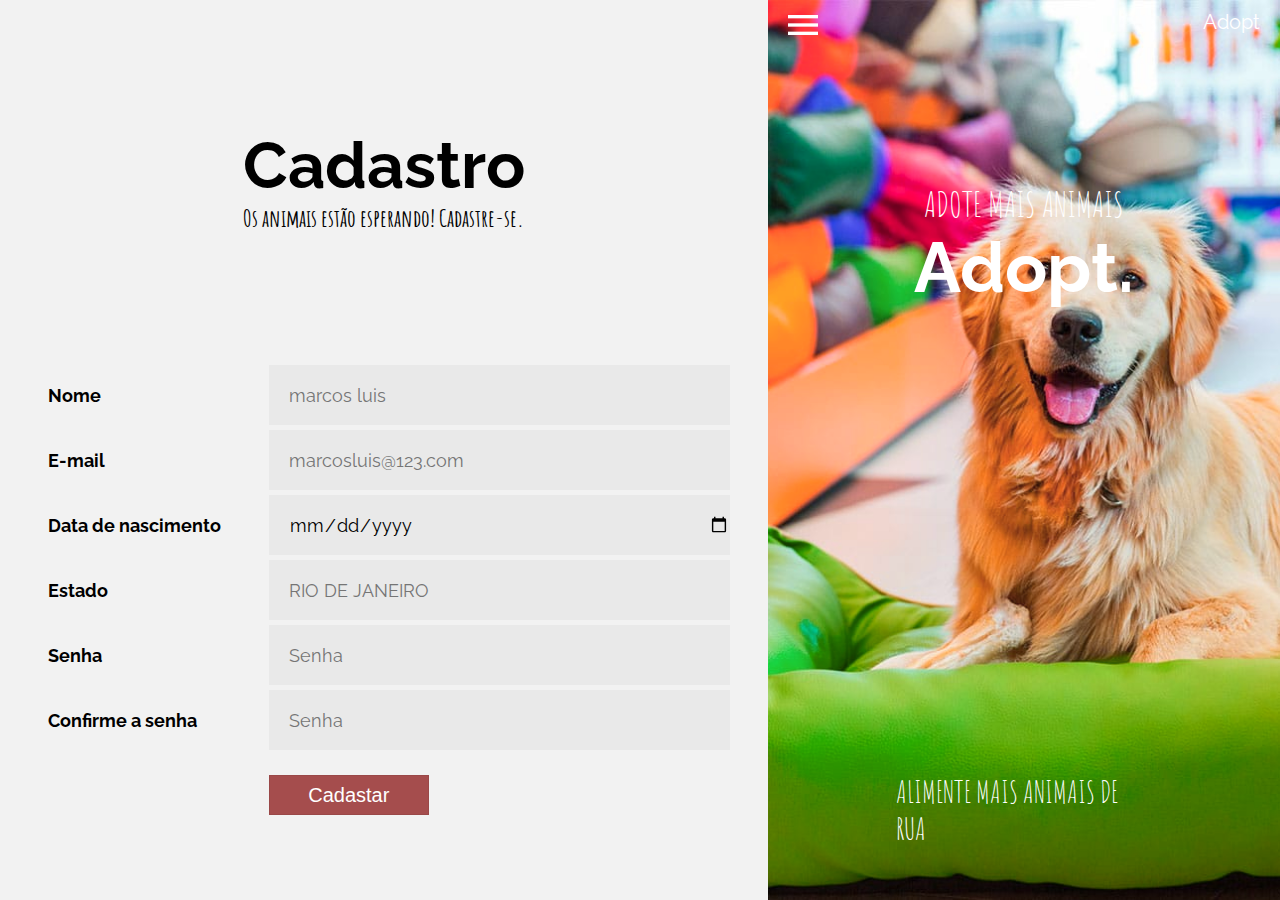
<file: Cadastro/index.html>
<!DOCTYPE html>
<html lang='pt-br'>
    <head>
        <meta charset='UTF-8' />
        <meta name="viewport" content="width=device-width, initial-scale=1.0">
        <title>Cadastre-se | Site</title>
        <link rel='stylesheet' href='./css/index.css'>
    </head>
    <body>
        <div class='container'>
            <section class='formulario'>
                <form>
                    <div class='titulo'>
                        <h1>Cadastro</h1>
                        <h2>Os animais estão esperando! Cadastre-se.</h2>
                    </div>
                    <section>
                        <div>
                            <label for='nome'><span>Nome</span></label>
                            <label for='email'><span>E-mail</span></label>
                            <label for='data'><span>Data de nascimento</span></label>
                            <label for='estado'><span>Estado</span></label>
                            <label for='senha'><span>Senha</span></label>
                            <label for='confSenha'><span>Confirme a senha</span></label>
                        </div>
                        <div>
                            <input type='text' placeholder='marcos luis' id='nome' class='input' required/>
                            <input type='email' placeholder='marcosluis@123.com' id='email' class='input' required/>
                            <input type='date' placeholder='Dez 10, 2001' id='data' class='input' required/>
                            <input type='text' placeholder='RIO DE JANEIRO' id='estado' class='input' required/>
                            <input type='password' placeholder='Senha' id='senha' class='input' required/>
                            <input type='password' placeholder='Senha' id='confSenha' class='input' required/>
                            <button type='submit'>Cadastar</button>
                        </div>
                    </section>
                </form>
            </section>
            <section class='flier'>
                <div class='flier-overlay'>
                    <header>
                        <a href='#'>
                            <img src='./image/list.svg' alt='botão de menu' />
                        </a>
                        <span>Adopt</span>
                    </header>
                    <main>
                        <section>
                            <span>ADOTE MAIS ANIMAIS</span>
                            <h1>Adopt.</h1>
                        </section>
                        <span>ALIMENTE MAIS ANIMAIS DE RUA</span>
                    </main>
                </div>
                <img src='./image/pet-shop.jpg' alt=''/>
            </section>
        </div>
    </body>
</html>
</file>
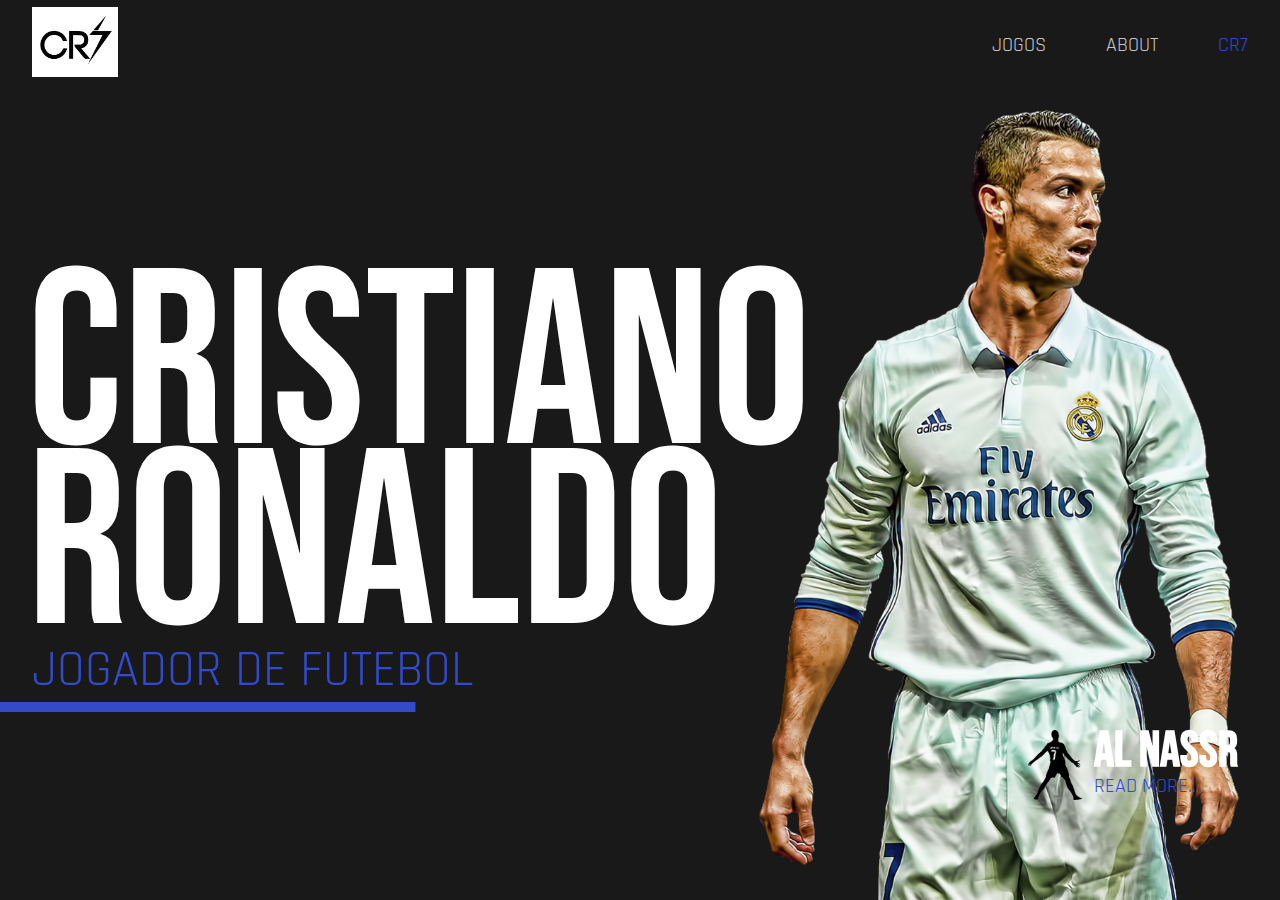
<file: Hideo/index.html>
<!DOCTYPE html>
<html lang="pt-br">
<head>
    <meta charset="UTF-8">
    <meta name="viewport" content="width=device-width, initial-scale=1.0">
    <link rel='shortcut icon' href='./image/logo.jpg' />
    <link rel='stylesheet' href='./css/index.css' />
    <title>CRISTIANO RONALDO | CR7</title>
</head>
<body>
    <section>
        <header class='menu'>
            <nav>
                <a href="#" id='logo'>
                    <img src="./image/logo.jpg" alt="" />
                </a>
                <div>
                    <a href="#" target="_blank">
                        JOGOS
                    </a>
                    <a href="#" target="_blank">
                        ABOUT
                    </a>
                    <a href="https://www.cristianoronaldo.com/#cr7" target="_blank">
                        CR7
                    </a>
                </div>
            </nav>
        </header>
        <main class='corpo'>
            <div class="perfil">
                <div class='text'>
                    <span>
                        CRISTIANO RONALDO
                    </span>
                    <span>
                       JOGADOR DE FUTEBOL
                    </span>
                </div>
                <div class='preview'>
                    <article>
                        <img src="./image/cr7-log.png" alt="">
                        <main>
                            <h1>Al Nassr</h1>
                            <a href="#">
                                <span>READ MORE...</span>
                            </a>
                        </main>
                    </article>
                </div>
            </div>
        </main>
    </section>
</body>
</html>
</file>
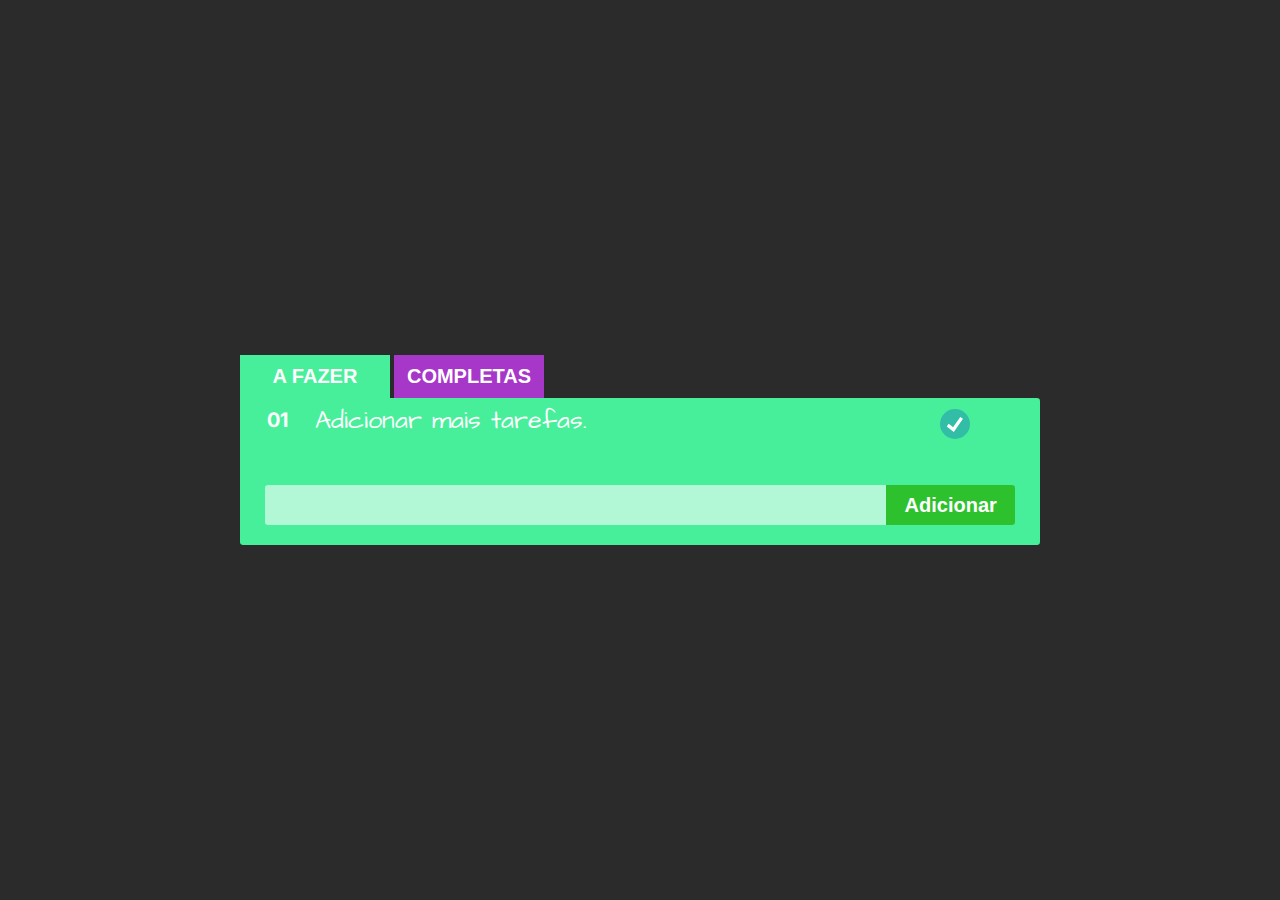
<file: Lista/index.html>
<!DOCTYPE html>
<html lang='pt-br'>
    <head>
        <meta charset='utf-8' />
        <meta name="viewport" content="width=device-width, initial-scale=1.0">
        <title>Lista</title>
        <script src='./javascript/index.js' defer ></script>
        <link rel='stylesheet' href='./css/index.css' />
    </head>
    <body>
        <main class="container">
            <nav>
                <button class="tab-button" onclick="LoadList(JSON.parse(localStorage.getItem('lists')).tasks);" id='tasks'>A FAZER</button>
                <button class="tab-button" onclick="LoadList(JSON.parse(localStorage.getItem('lists')).complete, false);" id='complete'>COMPLETAS</button>
            </nav>
            <ul class="list-container">
                <li class="list-item">
                    <h2>1</h2>
                    <span>Titulo 1</span>
                    <button class="list-item-complete">X</button>
                </li>
            </ul>
            <form onsubmit="AddTask()" action="" id='addTask'>
                <div class="list-item">
                    <input type="text" name="" id="item" required>
                    <button type="submit">Adicionar</button>
                </div>
            </form>
        </main>
    </body>
</html>
</file>
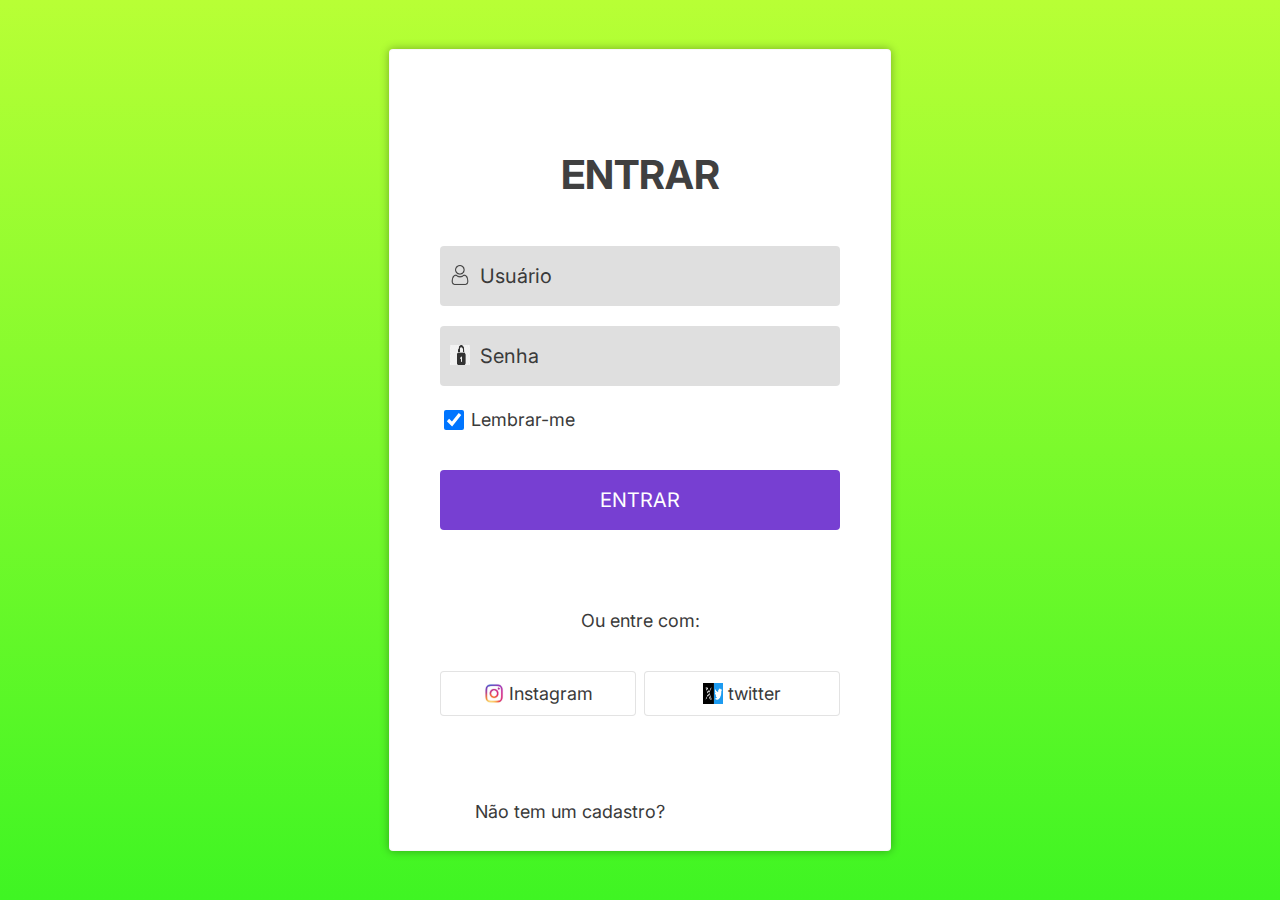
<file: Login/index.html>
<!DOCTYPE html>
<html lang='pt-br'>
    <head>
        <meta name="viewport" content="width=device-width, initial-scale=1.0">
        <meta charset='UTF-8' />
        <title>Formulario | Site</title>
        <link rel='stylesheet' href='./index.css'/>
    </head>
    <body>
        <main class='login'>
            <section>
                <form onsubmit="alert('Logado com sucesso!')" method="GET">
                    <h1>ENTRAR</h1>
                    <img src='./image/user.png' id='user-img' alt='Usuario'/>
                    <input type='text' id='user' placeholder='Usuário' required/>
                    <img src='./image/cadeado.png' id='password-img' alt='Cadeado'/>
                    <input type='password' id='password' placeholder='Senha' required/>
                    <input type="checkbox" checked id='remember' />
                    <span>Lembrar-me</span>
                    <input type='submit' value='ENTRAR' />
                    <span>Ou entre com:</span>
                    <div>
                        <button id='google'><div><img src= ./image/ista.jpg alt='Logo Instagram' /><span>Instagram</span></div></button>
                        <button id='google'><div><img src='./image/twitter.png' alt='Logo twitter' /><span>twitter</span></div></button>
                    </div>
                    <span>Não tem um cadastro? <a href='#'>Cadastre&nbsp;-&nbsp;se&nbsp;já</a></span>
                </form>
            </section>
        </main>
    </body>
</html>
</file>
<file: Cadastro/css/index.css>
@import url('https://fonts.googleapis.com/css2?family=Raleway:wght@300&display=swap');
@import url('https://fonts.googleapis.com/css2?family=Amatic+SC&display=swap');
body{
    margin: 0;
    padding: 0;
    height: 100vh;
    background: rgb(0, 0, 0);
}
.container{
    display: flex;
}

/* #redion FORMULARIO */
.container .formulario{
    margin: 0;
    height: 100vh;
    width: 60vw;
    background: rgb(242, 242, 242);
}
.formulario .titulo{
    margin: auto;
    text-align: center;
    display: flex;
    flex-direction: column;
    flex-wrap: wrap;
    justify-content: center;
    align-items: center;
    height: 40vh;
}
.formulario .titulo h1{
    font-family: 'Raleway';
    font-size: 65px;
    margin: 0;
    display: block;
}
.formulario .titulo h2{
    display: block;
    font-family: 'Amatic SC';
    margin: 0;
}
.formulario form section{
    margin: 0;
    padding: 0;
    display: flex;
    flex-direction: row;
    flex-wrap: wrap;
    justify-content: center;
    align-items: flex-start;
    padding-bottom: 50px;
}

.formulario div:first-of-type{
    width: 30%;
}
.formulario div:last-of-type{
    width: 60%;
}
.formulario div label{
    font-family: 'Raleway';
    font-size: 18px;
    font-weight: bold;
    display: flex;
    margin: 5px 0;
    margin-left: 10px;
    align-items: center;
    height: 60px;
}
.formulario div label span{
    display: block;
}
.formulario div .input{
    font-family: 'Raleway';
    font-size: 18px;
    background: rgba(0, 0, 0, 0.035);
    height: 60px;
    display: block;
    margin: 5px 10px 5px 0;
    padding: 0;
    border: 0;
    width: 100%;
}
.formulario div input[type=text], input[type=password], input[type=email]{
    text-indent: 20px;
}
.formulario div input[type=date]{
    text-indent: 10px;
}
.formulario div button{
    outline: none;
    border: solid 1px rgba(0, 0, 0, 0.063);
    background: #a54d4d;
    color: white;
    height: 40px;
    width: 160px;
    font-size: 20px;
    margin-top: 20px;
}
.formulario div button:hover{
    cursor: pointer;
    background: #695dc7;
}
/* #endredion FORMULARIO */
/* #region FLIER */
.container .flier{
    position: relative;
    height: 100vh;
    width: 40vw;
    background: rgb(255, 255, 255);
}
.flier img{
    position: absolute;
    width: 100%;
    height: 100%;
    filter: hue-rotate(-20deg);
    object-fit: cover;
    top:0;
    z-index: 1;
}
.flier-overlay{
    z-index: 2;
    height: 100vh;
    position: relative;
    color: white;
}
.flier-overlay header{
    font-family: 'Raleway';
    display: flex;
    justify-content: space-between;
    margin: 0px 20px;
    padding-top: 10px;
}
.flier-overlay header a img{
    position: relative;
    width: 30px;
    height: auto;
    object-fit: contain;
}
.flier-overlay header span{
    font-size: 20px;
}
.flier-overlay main span{
    font-family: 'Amatic SC';
}
.flier-overlay main section{
    position: absolute;
    top: 30%;
    left: 50%;
    transform: translate(-50%, -70%);
    text-align: center;
}
.flier-overlay main section span{
    font-size: 35px
}
.flier-overlay main section h1{
    font-family: 'Raleway';
    font-size: 70px;
    margin: 0;
}
.flier-overlay main span:last-child{
    position: absolute;
    top: 90%;
    left: 50%;
    transform: translate(-50%, -50%);
    font-size: 30px;
}
/* #endregion FLIER */

/* Responsividade */
@media only screen and (max-width: 900px){
    body{
        height: auto;
    }
    .container{
        height: 100%;
        flex-direction: column-reverse;
        
    }
    .container .formulario{
        width: 100%;
        height: 100%;
    }
    .formulario .titulo:last-of-type{
        height: 15vh;
        width: 300px;
    }
    .container .flier{
        width: 100%;
        height: 30vh;
    }
    .flier-overlay{
        height: 40%;
    }
    .flier-overlay header{
        margin: 0px 10px;
    }
    .flier-overlay header span{
        display: none;
    }
    .flier-overlay main section{
        top: 90%;
        left: 50%;
        transform: translate(-50%, -20%);
        text-align: center;
    }
    .flier-overlay main span:last-child{
        display: none;
    }
    .flier-overlay main section span{
        display: none;
    }
}
@media only screen and (max-width: 400px){
    .container .flier{
        width: 100%;
        height: 30vh;
    }
    .flier-overlay main section h1{
        font-family: 'Raleway';
        font-size: 60px;
        margin: 0;
    }
    .formulario .titulo h1{
        font-size: 30px;
    }
    .formulario div label, .formulario div .input{
        font-size: 15px;
    }
}
</file>
<file: Hideo/css/index.css>
@import url('https://fonts.googleapis.com/css2?family=Rajdhani&display=swap');
@import url('https://fonts.googleapis.com/css2?family=Bebas+Neue&display=swap');
:root{
    --main-color: #191919;
    --text-color: #c5c7c7;
    --text-color-2: white;
    --highlight-color: #324bcb;
    --text-size-title: 250px;
    --text-size-subtitle: 50px;
    --text-size-links: 20px;
}
body{
    margin: 0px;
    padding: 0px;
    height: 100vh;
}
section{
    height: 100vh;
    background: var(--main-color);
    display: flex;
    flex-direction: column;
    align-items: center;
}

.menu{
    width: 95%;
    height: 10%;
}
.menu nav{
    height: 100%;
    display: flex;
    justify-content: space-between;
    align-items: center;
}
.menu nav a{
    font-size: var(--text-size-links);
    font-family: 'Rajdhani';
    color: var(--text-color);
    text-decoration: none;
    margin-left: 55px;
}
.menu nav a:hover{
    color: var(--text-color-2);
}
.menu nav a:last-of-type{
    color: var(--highlight-color);
}
.menu nav a:last-of-type:hover{
    color: var(--text-color-2);
}
#logo{
    margin: 0;
}
#logo img{
    height: 70px;
    filter: invert();
}
.corpo{
    height: 90%;
    position: relative;
    width: 95%;
    display: flex;
    flex-direction: row;
    justify-content: space-between;
    margin: 0;
    padding: 0;
}
.perfil{
    width: 100%;
    color: var(--text-color-2);
    display: flex;
    flex-direction: row;
    justify-content: center;
    background-image: url('../image/1a0ecd929f63806f0f0eb06900cbf17a.png');
    background-size: contain;
    background-repeat: no-repeat;
    background-position: right bottom;
}
.text{
    align-self: center;
    display: flex;
    flex-direction: column;
    width: 70%;
}
.text span:nth-of-type(1){
    font-family: 'Bebas Neue';
    font-size: var(--text-size-title);
    line-height: 180px;
    margin: 0;
    padding: 0;
    transform: translateX(-5px);
}
.text span:nth-of-type(2){
    font-family: 'Rajdhani';
    font-size: var(--text-size-subtitle);
    color: var(--highlight-color)
}
.text span:nth-of-type(2)::after{
    display: block;
    content: "";
    transform: translateX(-10%);
    width: 50%;
    height: 10px;
    background-color: var(--highlight-color);
}
.preview{
    height: auto;
    width: 30%;
    height: 100%;
    display: flex;
    justify-content: flex-end;
    align-items: flex-end;
}
.preview article{
    height: 70px;
    margin-bottom: 100px;
    display: flex;
    align-items: flex-start;
    color: var(--text-color-2);
}
.preview article main{
    font-family: 'Bebas Neue';
    padding: 0 10px;
    display: flex;
    flex-direction: column;
    justify-content: flex-start;
    align-items: flex-start;
}
.preview article img{
    height: 70px;
    border-radius: .35rem;
}
.preview article main h1{
    vertical-align: bottom;
    line-height: 85%;
    height: 70%;
    font-size: var(--text-size-subtitle);
    margin: 0;
}
.preview article main a{
    color: var(--highlight-color);
    text-decoration: none;
}
.preview article main a:hover{
    color: var(--text-color-2);
}
.preview article main a span{
    width: auto;
    display: block;
    font-family: 'Rajdhani';
    font-size: var(--text-size-links);
    margin: 0;
    padding: 0;
}
@media only screen and (max-width: 600px) {
    :root{
        --main-color: #191919;
        --text-color: #c5c7c7;
        --text-color-2: white;
        --highlight-color: white;
        --text-size-title: 100px;
        --text-size-subtitle: 30px;
        --text-size-links: 15px;
    }
    #logo{
        height: 100%;
        display: flex;
        align-items: center;
    }
    #logo img{
        height: 90%;
    }
    .menu nav div{
        width: 100%;
        display: flex;
        flex-direction: row;
        justify-content: space-evenly;
    }
    .menu nav a{
        font-size: var(--text-size-links);
        font-family: 'Rajdhani';
        color: var(--text-color);
        text-decoration: none;
        margin-left: 25px;
    }
    .menu nav a:nth-of-type(3){
        display: none;
    }
    .corpo{
        justify-content: flex-start;
        align-items: flex-start;
    }
    .perfil{
        height: 100%;
        justify-content: flex-start;
        align-items: flex-start;
    }
    .text{
        align-self: center;
        display: flex;
        flex-direction: column;
        width: 95%;
        height: 95%;
    }
    .text span:nth-of-type(1){
        font-family: 'Bebas Neue';
        font-size: var(--text-size-title);
        line-height: 80px;
    }
    .text span:nth-of-type(2)::after{
        display: block;
        content: "";
        transform: translateX(-36%);
        width: 70%;
        height: 10px;
        background-color: var(--highlight-color);
    }
    .preview{
        display: none;
    }
}
</file>
<file: Lista/css/index.css>
@import url('https://fonts.googleapis.com/css2?family=Architects+Daughter&family=Inter&display=swap');
:root{
    --text-color-1: white;
    --bg-color: #2b2b2b;
    --main-container-color: #b5179e;
    --color1: #f72585;
    --color2: #a737c9;
    --color3: #4cc9f0;
    --color4: #48ef9b;
    --radius: .20rem;
}
body{
    font-family: 'Inter';
    padding: 0;
    margin: 0;
    background: var(--bg-color);
    color: white;
    min-height: 100vh;
    display: flex;
    flex-direction: column;
    justify-content: center;
    align-items: center;
}
.tab-button{
    outline: none;
    border: none;
    padding: 10px;
    width: 150px;
    color: var(--text-color-1);
    background: var(--color2);
    font-size: 20px;
    font-weight: bold
}
.tab-button:disabled{
    background: var(--color4);
}
.container{
    margin: 0 20px;
    width: 800px;
}
.list-container{
    margin: 0;
    padding: 0px;
    background: var(--color4);
    border-top-right-radius: var(--radius);
}
.list-container .list-item:nth-child(even){
    background: rgba(0, 0, 0, 0.152);
}
.list-item{
    display: flex;
    justify-content: space-between;
    align-content: center;
    padding: 10px 0px;
    margin: 0;
}
.list-item h2{
    text-align: center;
    font-size: 20px;
    margin: 0 10px;
    width: 10%;
}
.list-item span{
    font-size: 25px;
    line-height: 25px;
    width: 100%;
    font-family: 'Architects Daughter';
}
#addTask{
    margin: 0;
    padding: 20px 5px 10px;
    background: var(--color4);
    border-bottom-left-radius: var(--radius);
    border-bottom-right-radius: var(--radius);
}
#addTask button{
    width: 20%;
    border: none;
    height: 40px;
    font-weight: bold;
    font-size: 20px;
    border-top-right-radius: var(--radius);
    border-bottom-right-radius: var(--radius);
    color: white;
    padding: 0 10px;
    margin-right: 20px;
    background: rgb(45, 194, 45);
}
#addTask button:hover{
    background: rgb(71, 221, 71);
}
.list-item input{
    width: 100%;
    border: none;
    padding: 0;
    margin: 0;
    margin-left: 20px;
    background: rgba(255, 255, 255, 0.59);
    border-top-left-radius: var(--radius);
    border-bottom-left-radius: var(--radius);
    outline: none;
    text-indent: 10px;
    color: white;
    font-size: 20px;
    font-family: 'Architects Daughter';
}

.list-item-complete{
    position: relative;
    text-align: center;
    border: none;
    background-color: transparent;
    color: white;
    font-size: 20px;
    font-weight: bold;
    margin: 0 8%;
    outline: none;
}
.list-item-complete img{
    position: relative;
    height: 30px;
    width: 30px;
}
.list-item-complete img:hover{
   filter: saturate(150%);
}
.list-item-delete{
    position: relative;
    text-align: center;
    border: none;
    background-color: transparent;
    color: white;
    font-size: 20px;
    font-weight: bold;
    margin: 0 1%;
    outline: none;
}
.list-item-delete img{
    position: relative;
    height: 30px;
    width: 30px;
}
.list-item-delete img:hover{
   filter: saturate(150%);
}
.list-item-readd{
    position: relative;
    text-align: center;
    border: none;
    background-color: transparent;
    color: white;
    font-size: 20px;
    font-weight: bold;
    margin: 0 4%;
    margin-left: 0%;
    outline: none;
}
.list-item-readd img{
    position: relative;
    height: 30px;
    width: 30px;
}
.list-item-readd img:hover{
   filter: saturate(150%);
}
</file>
<file: Login/index.css>
@import url('https://fonts.googleapis.com/css2?family=Inter&display=swap');            
:root{
    --main-bg-color: rgb(255, 255, 255);
    --main-text-color: rgb(64, 64, 64);
    --radius: .25rem;
    --login-input-color: rgba(0, 0, 0, 0.124);
    --login-text-color: rgb(58, 58, 58);
    --login-input-height: 60px;
    --login-input-width: 100%;
}
body{
    font-family: 'Inter';
    margin: 0;
    padding: 0;
    width: 100vw;
    height: 100vh;
    background: rgb(23, 81, 228);
    background: linear-gradient(180deg, rgb(184, 255, 53) 0%, rgb(63, 245, 35) 100%);
}
.login{
    flex: 1;
    color: var(--main-text-color);
}
.login section{
    position: absolute;
    top: 50%;
    left: 50%;
    transform: translate(-50%, -50%);
    width: 500px;
    height: 800px;
    background-color: var(--main-bg-color);
    border-radius: var(--radius);
    border: solid 1px rgba(0, 0, 0, 0.029);
    box-shadow: 0px 0px 10px rgba(0, 0, 0, 0.33);
}
.login form{
    position: relative;
    display: block;
    width: 80%;
    height: 80%;
    margin: auto;
    margin-top: 20%;
    padding: 0;
}
.login h1{
    margin-top: 0;
    font-size: 40px;
    text-align: center;
}
.login input{
    font-family: 'Inter';
    margin-top: 20px;
    border: none;
    font-size: 20px;
    color: var(--login-text-color);
    border-radius: var(--radius);
    height: var(--login-input-height);
    width: var(--login-input-width);
}
.login input[type=submit]{
    display: block;
}
.login input[type=text], input[type=password]{
    background: var(--login-input-color);
    text-indent: 40px;
    margin: auto;
    margin-top: 20px;
    padding: 0;
    outline: none;
    border: 0;
}
.login input[type=submit]{
    margin-top: 40px;
    background: #773fd2;
    color: white;
    transition: background .3s;
}
.login input[type=submit]:hover{
    background: #ee5454;
}
.login #user-img, #password-img{
    position: absolute;
    transform: translate(50%, 195%);
    width: 20px;
    height: 20px;
}
.login input::placeholder{
    color: var(--login-text-color);
    font-size: 20px;
}
.login input[type=checkbox]{
    height: 20px;
    width: 20px;
    transform: translateY(20%);
}
.login span{
    font-family: 'Inter';
    font-size: 18px;
    color: var(--login-text-color);
}
.login span:nth-of-type(2){
    margin-top: 80px;
    margin-bottom: 40px;
    display: block;
    text-align: center;
}
.login span:nth-of-type(3){
    position: absolute;
    width: 100%;
    bottom: -5%;
    display: block;
    text-align: center;
}
.login span:nth-of-type(3) a{
    color: rgba(128, 128, 128, 0);
    font-weight: bold;
}
.login span:nth-of-type(3) a:hover{
    font-weight: normal;
}
.login form div{
    width: 100%;
    display: flex;
    justify-content: space-between;
}
.login button{
    border-radius: var(--radius);
    border: 1px solid rgba(63, 63, 63, 0.145);
    background-color: white;
    width: 49%;
    height: 45px;
    transition: background .3s;
}
.login button:hover{
    background-color: var(--login-input-color);
}
.login button div{
    justify-content: center;
    margin: auto;
}
.login button img{
    width: 20px;
    margin-right: 5px;
}

@media only screen and (max-width: 600px){
    .login section{
        width: 80vw;
        height: auto;
        padding-bottom: 110px;
    }
    .login h1{
        margin-bottom: 0;
    }
    .login form{
        margin-top: 5%;
    }
    .login input{
        margin-top: 5px;
    }
    .login input[type=submit]{
        margin-top: 10px;
    }
    .login #user-img{
        position: absolute;
        transform: translate(50%, 195%);
        width: 20px;
        height: 20px;
    }
    .login #password-img{
        position: absolute;
        transform: translate(50%, 125%);
        width: 20px;
        height: 20px;
    }
    .login button{
        overflow: hidden;
    }
    .login button div span{
        font-size: 14px;
    }
    .login span:nth-of-type(2){
        margin-top: 20px;
        margin-bottom: 10px;
        display: block;
        text-align: center;
    }
    .login span:nth-of-type(3){
        position: absolute;
        width: 100%;
        bottom: -20%;
        display: block;
        text-align: center;
    }
}
</file>
